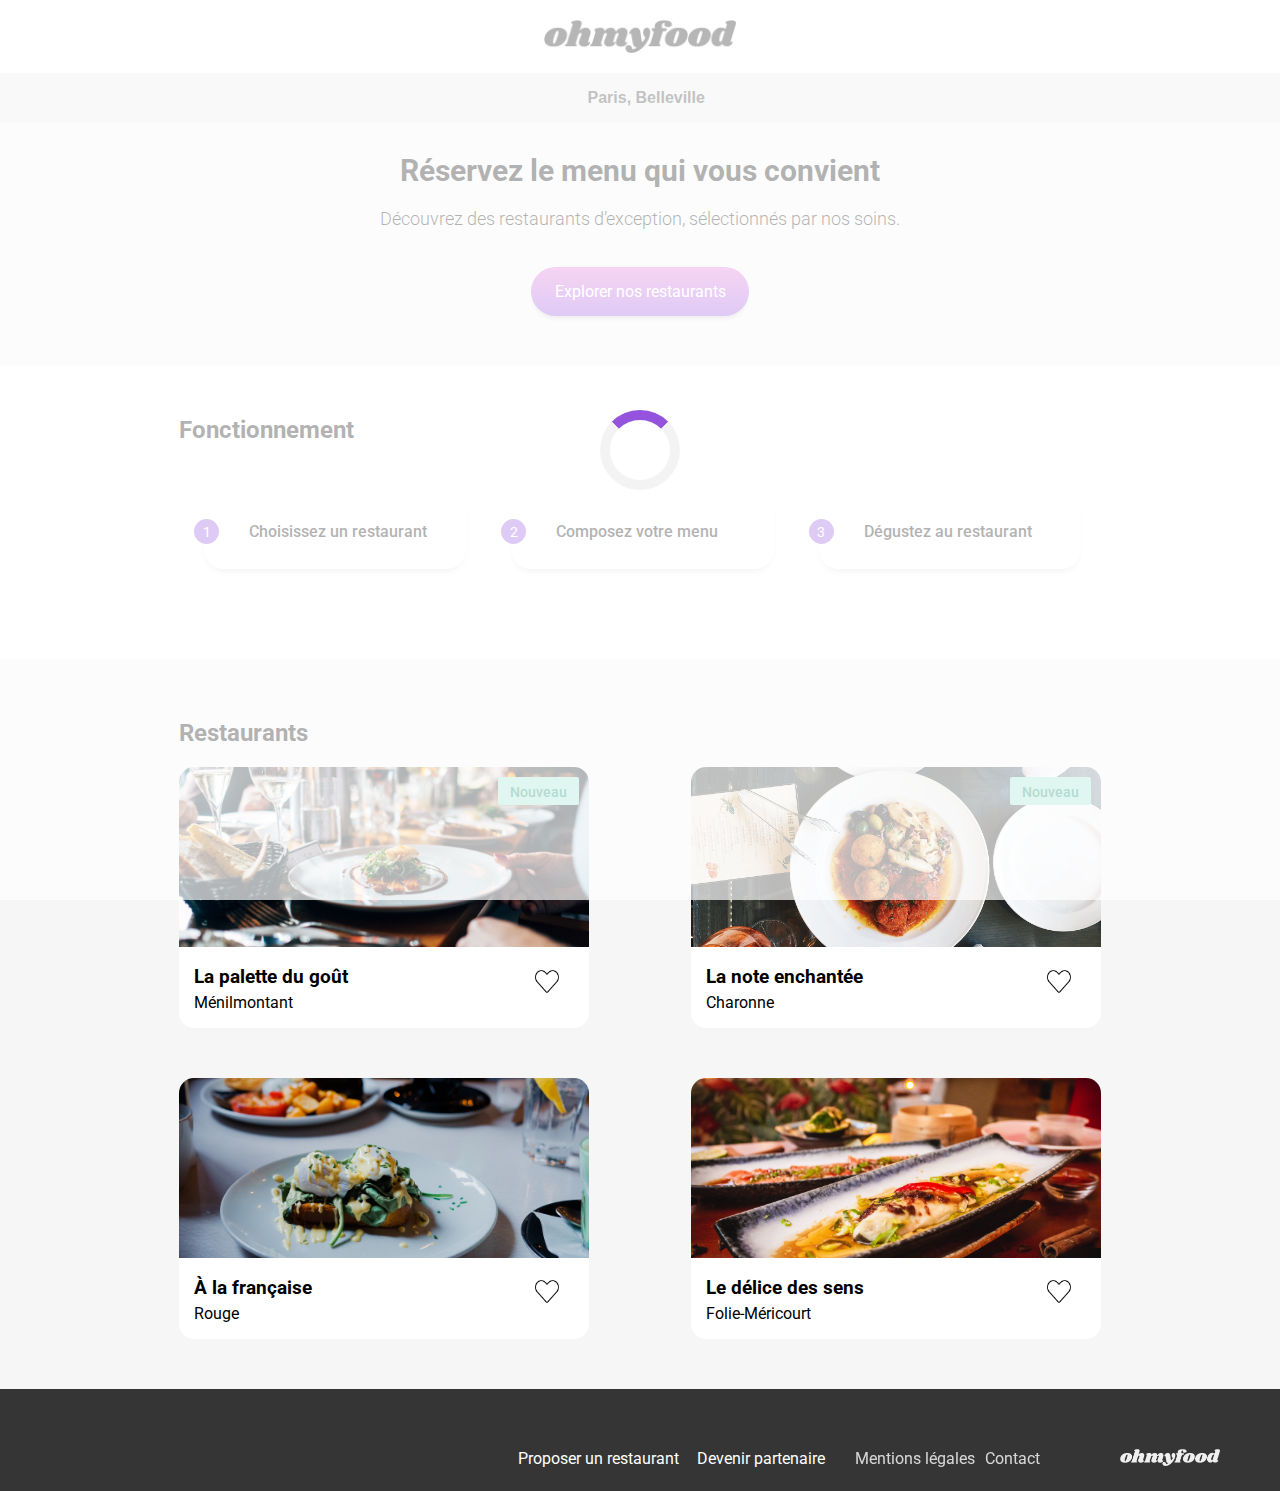
<file: index.html>
<!DOCTYPE html>
<html lang="fr">
<head>
    <meta charset="UTF-8">
    <meta name="viewport" content="width=device-width, initial-scale=1.0">
    <link rel="stylesheet" href="https://cdnjs.cloudflare.com/ajax/libs/font-awesome/6.2.1/css/all.min.css"
    integrity="sha512-MV7K8+y+gLIBoVD59lQIYicR65iaqukzvf/nwasF0nqhPay5w/9lJmVM2hMDcnK1OnMGCdVK+iQrJ7lzPJQd1w=="
    crossorigin="anonymous" referrerpolicy="no-referrer"/><link rel="preconnect" href="https://fonts.googleapis.com">
    <link href="https://fonts.googleapis.com/css2?family=Roboto:ital,wght@0,100;0,300;0,400;0,500;0,700;0,900;1,100;1,300;1,400;1,500;1,700;1,900&display=swap" rel="stylesheet">
    <meta name="description" content="ohmyfood! un site “mobile first” qui répertorie les menus de restaurants gastronomiques. En plus des systèmes classiques de réservation, les clients pourront composer le menu de leur repas pour que les plats soient prêts à leur arrivée.">
    <link rel="icon" href="assets/images/restaurant.png">
    <link rel="stylesheet" href="assets/css/homepage-style.css">
    <link rel="stylesheet" href="assets/css/loader-style.css">
    <title>ohmyfood!</title>
</head>
<body>
    <div class="loader">
        <div class="spin"></div>
    </div>
    <header>
        <div id="header-img">
            <img src="assets/images/ohmyfood.png" alt="logo ohmyfood">
        </div>
        <div id="location">
            <i class="fa-sharp fa-solid fa-location-dot"></i><input type="text" id="city" name="city" value="Paris, Belleville">
        </div>
    </header>
    <main>
        <section id="informations">
            <div id="exploration-txt">
                <h1>
                    Réservez le menu qui vous convient
                </h1>
                <p>
                    Découvrez des restaurants d’exception, sélectionnés par nos soins.
                </p>    
            </div>
            <div class="purple-btn">
                Explorer nos restaurants
            </div>
        </section>
        <section id="fonctionnement">
            <h2>Fonctionnement</h2>
            <div id="f-container">
                <article id="f-element-1" class="fonctionnement-element">
                    <div class="f-card-number">
                        <p class="card-number-content">1</p>
                    </div>
                    <div class="f-card-content">
                        <i class="fa-solid fa-mobile-screen-button"></i>
                        <p>Choisissez un restaurant</p>
                    </div>
                </article>
                <article id="f-element-2" class="fonctionnement-element">
                    <div class="f-card-number">
                        <p class="card-number-content">2</p>
                    </div>
                    <div class="f-card-content">
                        <i class="fa-solid fa-list-ul"></i>
                        <p>Composez votre menu</p>
                    </div>
                </article>
                <article id="f-element-3" class="fonctionnement-element">
                    <div class="f-card-number">
                        <p class="card-number-content">3</p>
                    </div>
                    <div class="f-card-content">
                        <i class="fa-solid fa-store"></i>
                        <p>Dégustez au restaurant</p>
                    </div>
                </article>
            </div>
        </section>
        <section id="restaurants">
            <h2>Restaurants</h2>
            <div id="restaurants-container"> 
                    <article class="r-card">
                        <a class="card-link" href="restaurants/menu-lpdg.html">
                            <div class="image-container">
                                <img class="r-card-img" src="assets/images/jay-wennington-N_Y88TWmGwA-unsplash.jpg" alt="plat du restaurant la Palette du Goût à Ménilmontant">
                                <div class="card-badge">Nouveau</div>
                            </div>
                            <div class="card-content">
                                <div class="card-text">
                                    <h3>La palette du goût</h3>
                                    <p>Ménilmontant</p>
                                </div>
                            </div>
                        </a>
                        <div class="heart">
                        </div>
                    </article>
                <article class="r-card">
                    <a class="card-link" href="restaurants/menu-lne.html">
                        <div class="image-container">
                            <img class="r-card-img" src="assets/images/stil-u2Lp8tXIcjw-unsplash.jpg" alt="plat du restaurant La note enchantée à Charonne">
                        </div>
                        <div class="card-badge">Nouveau</div>
                        <div class="card-content">
                            <div class="card-text">
                                <h3>La note enchantée</h3>
                                <p>Charonne</p>
                            </div>
                        </div>
                    </a>
                    <div class="heart">
                    </div>
                </article>
                <article class="r-card">
                    <a class="card-link" href="restaurants/menu-alf.html">
                        <div class="image-container">
                            <img class="r-card-img" src="assets/images/toa-heftiba-DQKerTsQwi0-unsplash.jpg" alt="plat du restaurant À la française à Rouge">
                        </div>
                        <div class="card-content">
                            <div class="card-text">
                                <h3>À la française</h3>
                                <p>Rouge</p>
                            </div>
                        </div>
                    </a>
                    <div class="heart">
                    </div>
                </article>
                <article class="r-card">
                    <a class="card-link" href="restaurants/menu-ldds.html">
                        <div class="image-container">
                            <img class="r-card-img" src="assets/images/louis-hansel-shotsoflouis-qNBGVyOCY8Q-unsplash.jpg" alt="plat du restaurant Le délice des sens à Folie-Méricourt">
                        </div>
                        <div class="card-content">
                            <div class="card-text">
                                <h3>Le délice des sens</h3>
                                <p>Folie-Méricourt</p>
                            </div>
                        </div>
                    </a>
                    <div class="heart">
                    </div>
                </article>
            </div>
        </section>
    </main>
    <footer>
        <div class="footer-content">
            <img src="assets/images/ohmyfood.png" alt="logo ohmyfood">
            <div class="content-1">
                <p><i class="fa-sharp fa-solid fa-utensils fa-xs"></i>Proposer un restaurant</p>
                <p><i class="fa-solid fa-handshake-angle fa-xs"></i>Devenir partenaire</p>
            </div>
            <div class="content-2">
                <p>Mentions légales</p>
                <a href="mailto:contact@ohmyfood.fr">Contact</a>
            </div>
        </div>
    </footer>
</body>
</html>
</file>
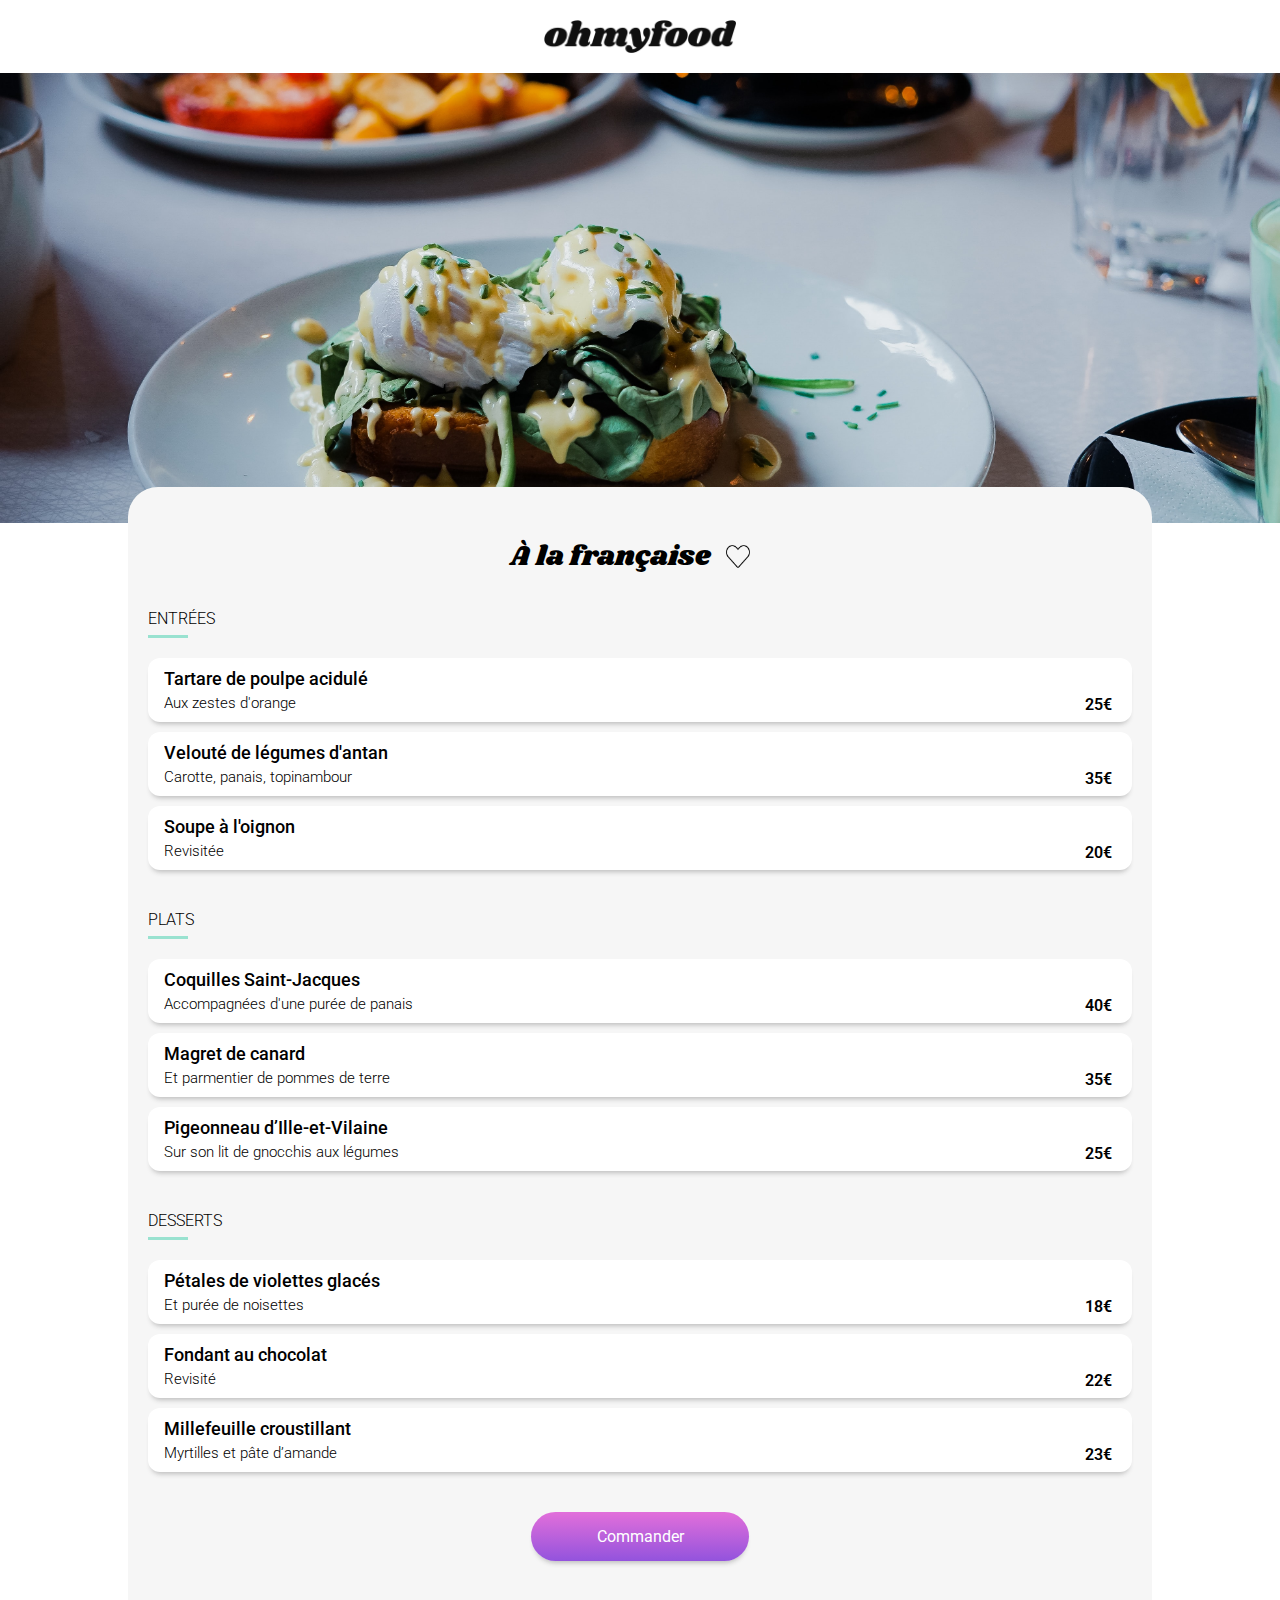
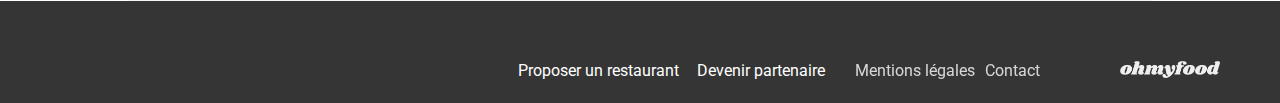
<file: restaurants/menu-alf.html>
<!DOCTYPE html>
<html lang="fr">
<head>
    <meta charset="UTF-8">
    <meta name="viewport" content="width=device-width, initial-scale=1.0">
    <link rel="stylesheet" href="https://cdnjs.cloudflare.com/ajax/libs/font-awesome/6.2.1/css/all.min.css"
    integrity="sha512-MV7K8+y+gLIBoVD59lQIYicR65iaqukzvf/nwasF0nqhPay5w/9lJmVM2hMDcnK1OnMGCdVK+iQrJ7lzPJQd1w=="
    crossorigin="anonymous" referrerpolicy="no-referrer"/><link rel="preconnect" href="https://fonts.googleapis.com">
    <link href="https://fonts.googleapis.com/css2?family=Roboto:ital,wght@0,100;0,300;0,400;0,500;0,700;0,900;1,100;1,300;1,400;1,500;1,700;1,900&display=swap" rel="stylesheet">
    <link href="https://fonts.googleapis.com/css2?family=Roboto:ital,wght@0,100;0,300;0,400;0,500;0,700;0,900;1,100;1,300;1,400;1,500;1,700;1,900&family=Shrikhand&display=swap" rel="stylesheet">
    <meta name="description" content="ohmyfood! un site “mobile first” qui répertorie les menus de restaurants gastronomiques. En plus des systèmes classiques de réservation, les clients pourront composer le menu de leur repas pour que les plats soient prêts à leur arrivée.">
    <link rel="icon" href="../assets/images/restaurant.png">
    <link rel="stylesheet" href="../assets/css/homepage-style.css">
    <link rel="stylesheet" href="../assets/css/menu-style.css">
    <title>ohmyfood!</title>
</head>
<body>
    <header>
        <a class="back-btn" href="../index.html">
            <i class="fa-solid fa-arrow-left"></i>
        </a>
        <div id="header-img">
            <img src="../assets/images/ohmyfood.png" alt="logo ohmyfood">
        </div>
    </header>
    <main>
        <img class="menu-img" src="../assets/images/toa-heftiba-DQKerTsQwi0-unsplash.jpg" alt="plat du restaurant À la française à Rouge">
        <div class="menu">
            <div class="menu-title">
                <h1>À la française</h1>
                <div class="heart"></div>
            </div>
            <h2>ENTRÉES</h2>
            <div class="menu-container">
                <div class="menu-card menu1">
                    <div class="menu-content">
                        <h3>Tartare de poulpe acidulé</h3>
                        <p>Aux zestes d'orange</p>
                    </div>
                    <div class="menu-animation">
                        <div class="menu-price">
                            <p>25€</p>
                        </div>
                        <div class="menu-checked">
                            <i class="fa-solid fa-circle-check"></i>
                        </div>
                    </div>
                </div>
                <div class="menu-card menu2">
                    <div class="menu-content">
                        <h3>Velouté de légumes d'antan</h3>
                        <p>Carotte, panais, topinambour</p>
                    </div>
                    <div class="menu-animation">
                        <div class="menu-price">
                            <p>35€</p>
                        </div>
                        <div class="menu-checked">
                            <i class="fa-solid fa-circle-check"></i>
                        </div>
                    </div>
                </div>
                <div class="menu-card menu3">
                    <div class="menu-content">
                        <h3>Soupe à l'oignon</h3>
                        <p>Revisitée</p>
                    </div>
                    <div class="menu-animation">
                        <div class="menu-price">
                            <p>20€</p>
                        </div>
                        <div class="menu-checked">
                            <i class="fa-solid fa-circle-check"></i>
                        </div>
                    </div>
                </div>
            </div>
            <h2>PLATS</h2>
            <div class="menu-container">
                <div class="menu-card menu4">
                    <div class="menu-content">
                        <h3>Coquilles Saint-Jacques</h3>
                        <p>Accompagnées d'une purée de panais</p>
                    </div>
                    <div class="menu-animation">
                        <div class="menu-price">
                            <p>40€</p>
                        </div>
                        <div class="menu-checked">
                            <i class="fa-solid fa-circle-check"></i>
                        </div>
                    </div>
                </div>
                <div class="menu-card menu5">
                    <div class="menu-content">
                        <h3>Magret de canard</h3>
                        <p>Et parmentier de pommes de terre</p>
                    </div>
                    <div class="menu-animation">
                        <div class="menu-price">
                            <p>35€</p>
                        </div>
                        <div class="menu-checked">
                            <i class="fa-solid fa-circle-check"></i>
                        </div>
                    </div>
                </div>
                <div class="menu-card menu6">
                    <div class="menu-content">
                        <h3>Pigeonneau d’Ille-et-Vilaine</h3>
                        <p>Sur son lit de gnocchis aux légumes</p>
                    </div>
                    <div class="menu-animation">
                        <div class="menu-price">
                            <p>25€</p>
                        </div>
                        <div class="menu-checked">
                            <i class="fa-solid fa-circle-check"></i>
                        </div>
                    </div>
                </div>
            </div>
            <h2>DESSERTS</h2>
            <div class="menu-container">
                <div class="menu-card menu7">
                    <div class="menu-content">
                        <h3>Pétales de violettes glacés</h3>
                        <p>Et purée de noisettes</p>
                    </div>
                    <div class="menu-animation">
                        <div class="menu-price">
                            <p>18€</p>
                        </div>
                        <div class="menu-checked">
                            <i class="fa-solid fa-circle-check"></i>
                        </div>
                    </div>
                </div>
                <div class="menu-card menu8">
                    <div class="menu-content">
                        <h3>Fondant au chocolat</h3>
                        <p>Revisité</p>
                    </div>
                    <div class="menu-animation">
                        <div class="menu-price">
                            <p>22€</p>
                        </div>
                        <div class="menu-checked">
                            <i class="fa-solid fa-circle-check"></i>
                        </div>
                    </div>
                </div>
                <div class="menu-card menu9">
                    <div class="menu-content">
                        <h3>Millefeuille croustillant</h3>
                        <p>Myrtilles et pâte d’amande</p>
                    </div>
                    <div class="menu-animation">
                        <div class="menu-price">
                            <p>23€</p>
                        </div>
                        <div class="menu-checked">
                            <i class="fa-solid fa-circle-check"></i>
                        </div>
                    </div>
                </div>
            </div>
            <div class="purple-btn">
                Commander
            </div>
        </div>
    </main>
    <footer>
        <div class="footer-content">
            <img src="../assets/images/ohmyfood.png" alt="logo ohmyfood">
            <div class="content-1">
                <p><i class="fa-sharp fa-solid fa-utensils fa-xs"></i>Proposer un restaurant</p>
                <p><i class="fa-solid fa-handshake-angle fa-xs"></i>Devenir partenaire</p>
            </div>
            <div class="content-2">
                <p>Mentions légales</p>
                <a href="mailto:contact@ohmyfood.fr">Contact</a>
            </div>
        </div>
    </footer>
</body>
</html>
</file>
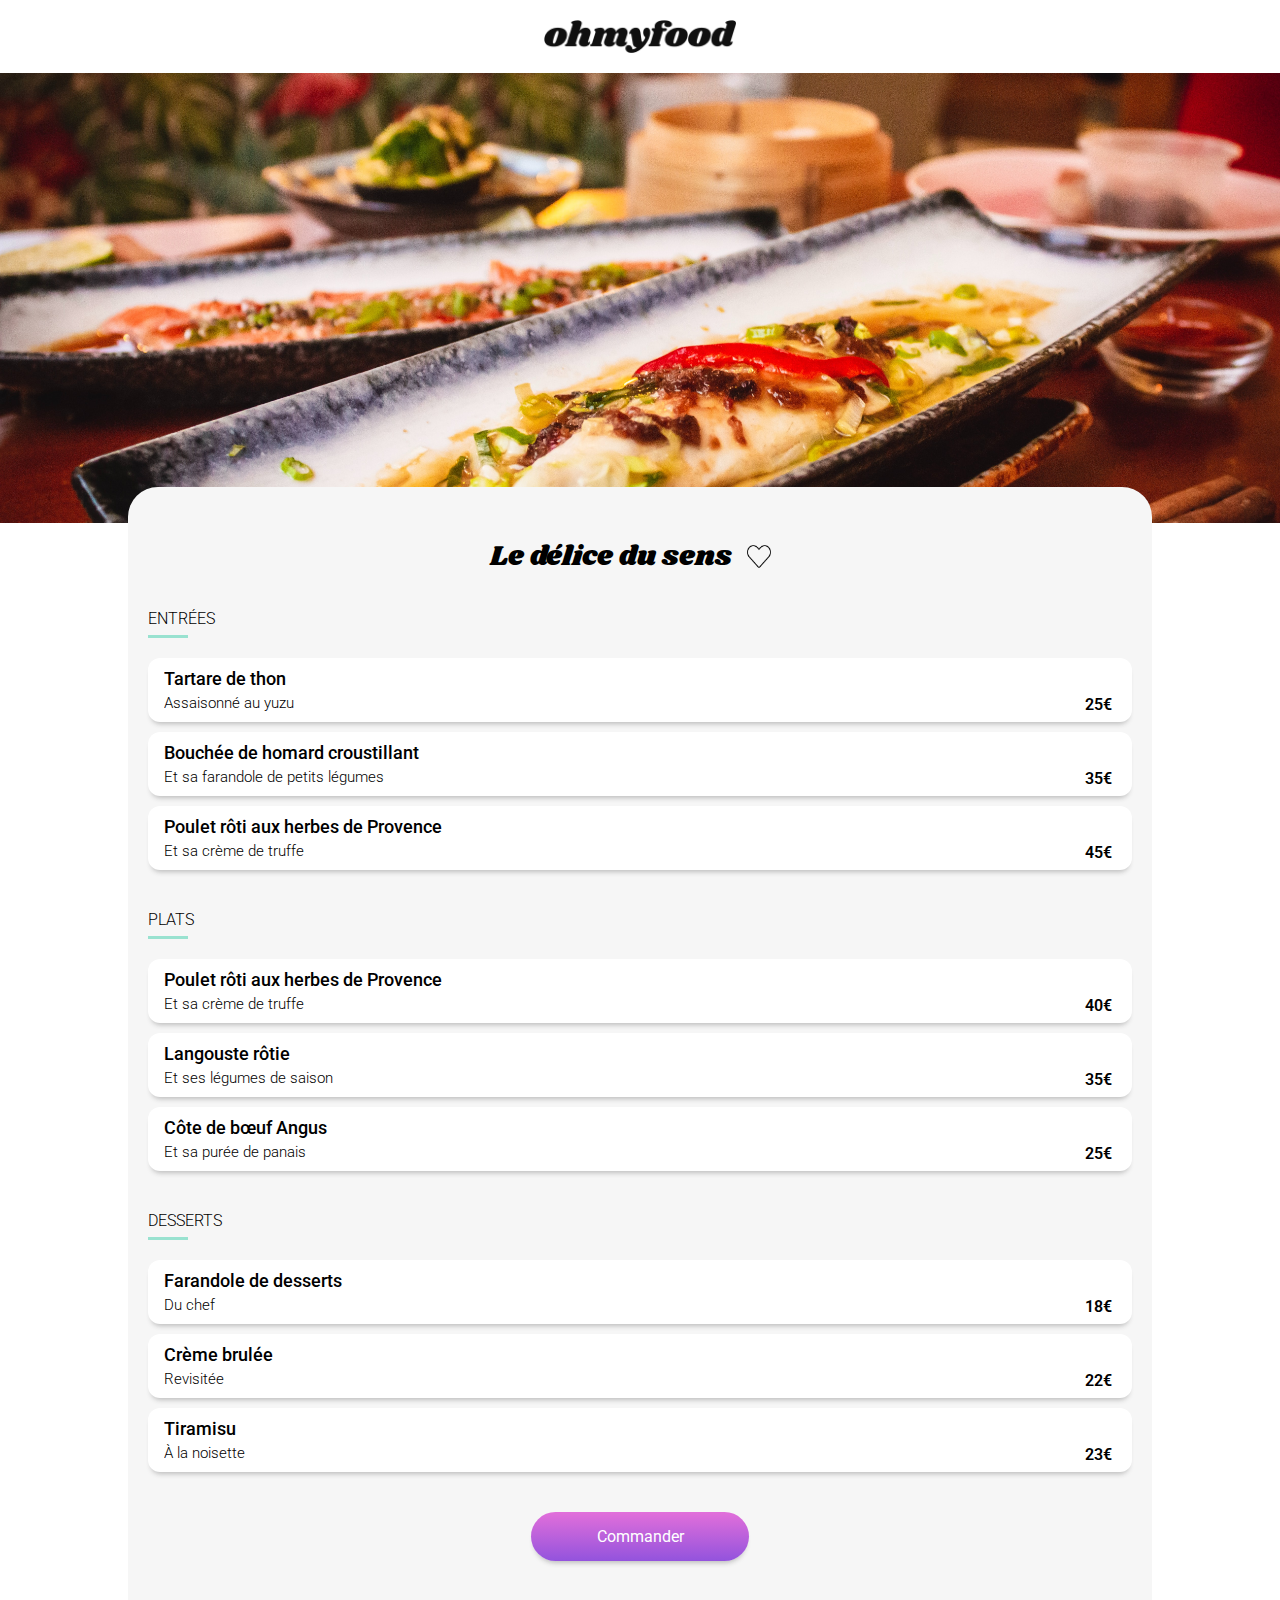
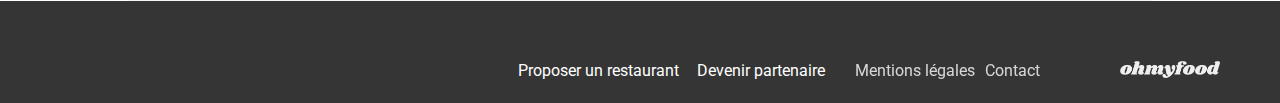
<file: restaurants/menu-ldds.html>
<!DOCTYPE html>
<html lang="fr">
<head>
    <meta charset="UTF-8">
    <meta name="viewport" content="width=device-width, initial-scale=1.0">
    <link rel="stylesheet" href="https://cdnjs.cloudflare.com/ajax/libs/font-awesome/6.2.1/css/all.min.css"
    integrity="sha512-MV7K8+y+gLIBoVD59lQIYicR65iaqukzvf/nwasF0nqhPay5w/9lJmVM2hMDcnK1OnMGCdVK+iQrJ7lzPJQd1w=="
    crossorigin="anonymous" referrerpolicy="no-referrer"/><link rel="preconnect" href="https://fonts.googleapis.com">
    <link href="https://fonts.googleapis.com/css2?family=Roboto:ital,wght@0,100;0,300;0,400;0,500;0,700;0,900;1,100;1,300;1,400;1,500;1,700;1,900&display=swap" rel="stylesheet">
    <link href="https://fonts.googleapis.com/css2?family=Roboto:ital,wght@0,100;0,300;0,400;0,500;0,700;0,900;1,100;1,300;1,400;1,500;1,700;1,900&family=Shrikhand&display=swap" rel="stylesheet">
    <meta name="description" content="ohmyfood! un site “mobile first” qui répertorie les menus de restaurants gastronomiques. En plus des systèmes classiques de réservation, les clients pourront composer le menu de leur repas pour que les plats soient prêts à leur arrivée.">
    <link rel="icon" href="../assets/images/restaurant.png">
    <link rel="stylesheet" href="../assets/css/homepage-style.css">
    <link rel="stylesheet" href="../assets/css/menu-style.css">
    <title>ohmyfood!</title>
</head>
<body>
    <header>
        <a class="back-btn" href="../index.html">
            <i class="fa-solid fa-arrow-left"></i>
        </a>
        <div id="header-img">
            <img src="../assets/images/ohmyfood.png" alt="logo ohmyfood">
        </div>
    </header>
    <main>
        <img class="menu-img" src="../assets/images/louis-hansel-shotsoflouis-qNBGVyOCY8Q-unsplash.jpg" alt="plat du restaurant Le délice des sens à Folie-Méricourt">
        <div class="menu">
            <div class="menu-title">
                <h1>Le délice du sens</h1>
                <div class="heart"></div>
            </div>
            <h2>ENTRÉES</h2>
            <div class="menu-container">
                <div class="menu-card menu1">
                    <div class="menu-content">
                        <h3>Tartare de thon</h3>
                        <p>Assaisonné au yuzu</p>
                    </div>
                    <div class="menu-animation">
                        <div class="menu-price">
                            <p>25€</p>
                        </div>
                        <div class="menu-checked">
                            <i class="fa-solid fa-circle-check"></i>
                        </div>
                    </div>
                </div>
                <div class="menu-card menu2">
                    <div class="menu-content">
                        <h3>Bouchée de homard croustillant </h3>
                        <p>Et sa farandole de petits légumes</p>
                    </div>
                    <div class="menu-animation">
                        <div class="menu-price">
                            <p>35€</p>
                        </div>
                        <div class="menu-checked">
                            <i class="fa-solid fa-circle-check"></i>
                        </div>
                    </div>
                </div>
                <div class="menu-card menu3">
                    <div class="menu-content">
                        <h3>Poulet rôti aux herbes de Provence </h3>
                        <p>Et sa crème de truffe</p>
                    </div>
                    <div class="menu-animation">
                        <div class="menu-price">
                            <p>45€</p>
                        </div>
                        <div class="menu-checked">
                            <i class="fa-solid fa-circle-check"></i>
                        </div>
                    </div>
                </div>
            </div>
            <h2>PLATS</h2>
            <div class="menu-container">
                <div class="menu-card menu4">
                    <div class="menu-content">
                        <h3>Poulet rôti aux herbes de Provence</h3>
                        <p>Et sa crème de truffe</p>
                    </div>
                    <div class="menu-animation">
                        <div class="menu-price">
                            <p>40€</p>
                        </div>
                        <div class="menu-checked">
                            <i class="fa-solid fa-circle-check"></i>
                        </div>
                    </div>
                </div>
                <div class="menu-card menu5">
                    <div class="menu-content">
                        <h3>Langouste rôtie</h3>
                        <p>Et ses légumes de saison</p>
                    </div>
                    <div class="menu-animation">
                        <div class="menu-price">
                            <p>35€</p>
                        </div>
                        <div class="menu-checked">
                            <i class="fa-solid fa-circle-check"></i>
                        </div>
                    </div>
                </div>
                <div class="menu-card menu6">
                    <div class="menu-content">
                        <h3>Côte de bœuf Angus</h3>
                        <p>Et sa purée de panais</p>
                    </div>
                    <div class="menu-animation">
                        <div class="menu-price">
                            <p>25€</p>
                        </div>
                        <div class="menu-checked">
                            <i class="fa-solid fa-circle-check"></i>
                        </div>
                    </div>
                </div>
            </div>
            <h2>DESSERTS</h2>
            <div class="menu-container">
                <div class="menu-card menu7">
                    <div class="menu-content">
                        <h3>Farandole de desserts</h3>
                        <p>Du chef</p>
                    </div>
                    <div class="menu-animation">
                        <div class="menu-price">
                            <p>18€</p>
                        </div>
                        <div class="menu-checked">
                            <i class="fa-solid fa-circle-check"></i>
                        </div>
                    </div>
                </div>
                <div class="menu-card menu8">
                    <div class="menu-content">
                        <h3>Crème brulée</h3>
                        <p>Revisitée</p>
                    </div>
                    <div class="menu-animation">
                        <div class="menu-price">
                            <p>22€</p>
                        </div>
                        <div class="menu-checked">
                            <i class="fa-solid fa-circle-check"></i>
                        </div>
                    </div>
                </div>
                <div class="menu-card menu9">
                    <div class="menu-content">
                        <h3>Tiramisu</h3>
                        <p>À la noisette</p>
                    </div>
                    <div class="menu-animation">
                        <div class="menu-price">
                            <p>23€</p>
                        </div>
                        <div class="menu-checked">
                            <i class="fa-solid fa-circle-check"></i>
                        </div>
                    </div>
                </div>
            </div>
            <div class="purple-btn">
                Commander
            </div>
        </div>
    </main>
    <footer>
        <div class="footer-content">
            <img src="../assets/images/ohmyfood.png" alt="logo ohmyfood">
            <div class="content-1">
                <p><i class="fa-sharp fa-solid fa-utensils fa-xs"></i>Proposer un restaurant</p>
                <p><i class="fa-solid fa-handshake-angle fa-xs"></i>Devenir partenaire</p>
            </div>
            <div class="content-2">
                <p>Mentions légales</p>
                <a href="mailto:contact@ohmyfood.fr">Contact</a>
            </div>
        </div>
    </footer>
</body>
</html>
</file>
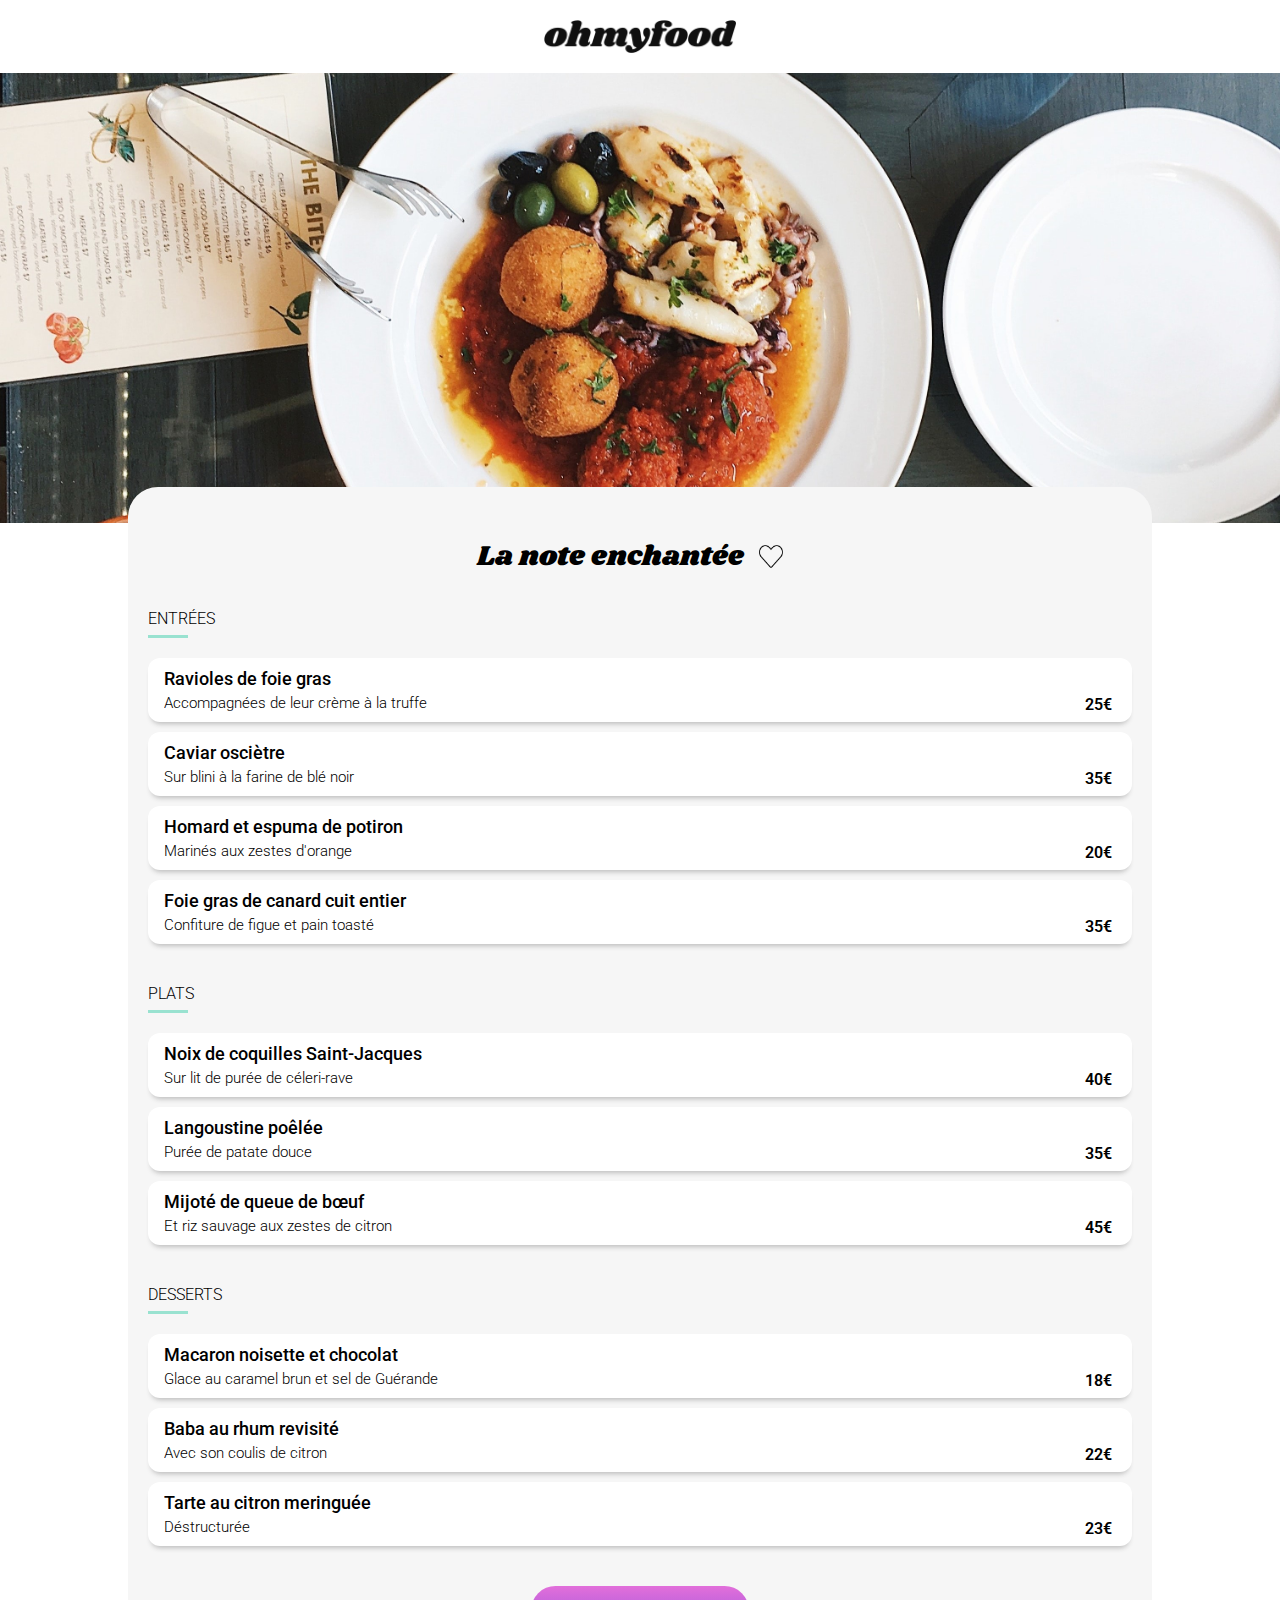
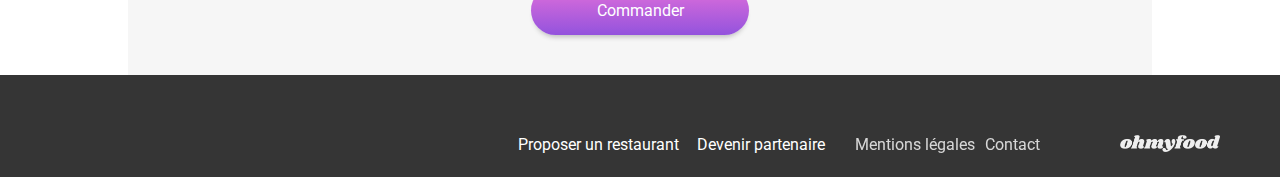
<file: restaurants/menu-lne.html>
<!DOCTYPE html>
<html lang="fr">
<head>
    <meta charset="UTF-8">
    <meta name="viewport" content="width=device-width, initial-scale=1.0">
    <link rel="stylesheet" href="https://cdnjs.cloudflare.com/ajax/libs/font-awesome/6.2.1/css/all.min.css"
    integrity="sha512-MV7K8+y+gLIBoVD59lQIYicR65iaqukzvf/nwasF0nqhPay5w/9lJmVM2hMDcnK1OnMGCdVK+iQrJ7lzPJQd1w=="
    crossorigin="anonymous" referrerpolicy="no-referrer"/><link rel="preconnect" href="https://fonts.googleapis.com">
    <link href="https://fonts.googleapis.com/css2?family=Roboto:ital,wght@0,100;0,300;0,400;0,500;0,700;0,900;1,100;1,300;1,400;1,500;1,700;1,900&display=swap" rel="stylesheet">
    <link href="https://fonts.googleapis.com/css2?family=Roboto:ital,wght@0,100;0,300;0,400;0,500;0,700;0,900;1,100;1,300;1,400;1,500;1,700;1,900&family=Shrikhand&display=swap" rel="stylesheet">
    <meta name="description" content="ohmyfood! un site “mobile first” qui répertorie les menus de restaurants gastronomiques. En plus des systèmes classiques de réservation, les clients pourront composer le menu de leur repas pour que les plats soient prêts à leur arrivée.">
    <link rel="icon" href="../assets/images/restaurant.png">
    <link rel="stylesheet" href="../assets/css/homepage-style.css">
    <link rel="stylesheet" href="../assets/css/menu-style.css">
    <title>ohmyfood!</title>
</head>
<body>
    <header>
        <a class="back-btn" href="../index.html">
            <i class="fa-solid fa-arrow-left"></i>
        </a>
        <div id="header-img">
            <img src="../assets/images/ohmyfood.png" alt="logo ohmyfood">
        </div>
    </header>
    <main>
        <img class="menu-img" src="../assets/images/stil-u2Lp8tXIcjw-unsplash.jpg" alt="plat du restaurant La note enchantée à Charonne">
        <div class="menu">
            <div class="menu-title">
                <h1>La note enchantée</h1>
                <div class="heart"></div>
            </div>
            <h2>ENTRÉES</h2>
            <div class="menu-container">
                <div class="menu-card menu1">
                    <div class="menu-content">
                        <h3>Ravioles de foie gras</h3>
                        <p>Accompagnées de leur crème à la truffe</p>
                    </div>
                    <div class="menu-animation">
                        <div class="menu-price">
                            <p>25€</p>
                        </div>
                        <div class="menu-checked">
                            <i class="fa-solid fa-circle-check"></i>
                        </div>
                    </div>
                </div>
                <div class="menu-card menu2">
                    <div class="menu-content">
                        <h3>Caviar osciètre</h3>
                        <p>Sur blini à la farine de blé noir</p>
                    </div>
                    <div class="menu-animation">
                        <div class="menu-price">
                            <p>35€</p>
                        </div>
                        <div class="menu-checked">
                            <i class="fa-solid fa-circle-check"></i>
                        </div>
                    </div>
                </div>
                <div class="menu-card menu3">
                    <div class="menu-content">
                        <h3>Homard et espuma de potiron</h3>
                        <p>Marinés aux zestes d'orange</p>
                    </div>
                    <div class="menu-animation">
                        <div class="menu-price">
                            <p>20€</p>
                        </div>
                        <div class="menu-checked">
                            <i class="fa-solid fa-circle-check"></i>
                        </div>
                    </div>
                </div>
                <div class="menu-card menu4">
                    <div class="menu-content">
                        <h3>Foie gras de canard cuit entier</h3>
                        <p>Confiture de figue et pain toasté</p>
                    </div>
                    <div class="menu-animation">
                        <div class="menu-price">
                            <p>35€</p>
                        </div>
                        <div class="menu-checked">
                            <i class="fa-solid fa-circle-check"></i>
                        </div>
                    </div>
                </div>
            </div>
            <h2>PLATS</h2>
            <div class="menu-container">
                <div class="menu-card menu5">
                    <div class="menu-content">
                        <h3>Noix de coquilles Saint-Jacques</h3>
                        <p>Sur lit de purée de céleri-rave</p>
                    </div>
                    <div class="menu-animation">
                        <div class="menu-price">
                            <p>40€</p>
                        </div>
                        <div class="menu-checked">
                            <i class="fa-solid fa-circle-check"></i>
                        </div>
                    </div>
                </div>
                <div class="menu-card menu6">
                    <div class="menu-content">
                        <h3>Langoustine poêlée</h3>
                        <p>Purée de patate douce</p>
                    </div>
                    <div class="menu-animation">
                        <div class="menu-price">
                            <p>35€</p>
                        </div>
                        <div class="menu-checked">
                            <i class="fa-solid fa-circle-check"></i>
                        </div>
                    </div>
                </div>
                <div class="menu-card menu7">
                    <div class="menu-content">
                        <h3>Mijoté de queue de bœuf</h3>
                        <p>Et riz sauvage aux zestes de citron</p>
                    </div>
                    <div class="menu-animation">
                        <div class="menu-price">
                            <p>45€</p>
                        </div>
                        <div class="menu-checked">
                            <i class="fa-solid fa-circle-check"></i>
                        </div>
                    </div>
                </div>
            </div>
            <h2>DESSERTS</h2>
            <div class="menu-container">
                <div class="menu-card menu8">
                    <div class="menu-content">
                        <h3>Macaron noisette et chocolat</h3>
                        <p>Glace au caramel brun et sel de Guérande</p>
                    </div>
                    <div class="menu-animation">
                        <div class="menu-price">
                            <p>18€</p>
                        </div>
                        <div class="menu-checked">
                            <i class="fa-solid fa-circle-check"></i>
                        </div>
                    </div>
                </div>
                <div class="menu-card menu9">
                    <div class="menu-content">
                        <h3>Baba au rhum revisité</h3>
                        <p>Avec son coulis de citron</p>
                    </div>
                    <div class="menu-animation">
                        <div class="menu-price">
                            <p>22€</p>
                        </div>
                        <div class="menu-checked">
                            <i class="fa-solid fa-circle-check"></i>
                        </div>
                    </div>
                </div>
                <div class="menu-card menu10">
                    <div class="menu-content">
                        <h3>Tarte au citron meringuée</h3>
                        <p>Déstructurée</p>
                    </div>
                    <div class="menu-animation">
                        <div class="menu-price">
                            <p>23€</p>
                        </div>
                        <div class="menu-checked">
                            <i class="fa-solid fa-circle-check"></i>
                        </div>
                    </div>
                </div>
            </div>
            <div class="purple-btn">
                Commander
            </div>
        </div>
    </main>
    <footer>
        <div class="footer-content">
            <img src="../assets/images/ohmyfood.png" alt="logo ohmyfood">
            <div class="content-1">
                <p><i class="fa-sharp fa-solid fa-utensils fa-xs"></i>Proposer un restaurant</p>
                <p><i class="fa-solid fa-handshake-angle fa-xs"></i>Devenir partenaire</p>
            </div>
            <div class="content-2">
                <p>Mentions légales</p>
                <a href="mailto:contact@ohmyfood.fr">Contact</a>
            </div>
        </div>
    </footer>
</body>
</html>
</file>
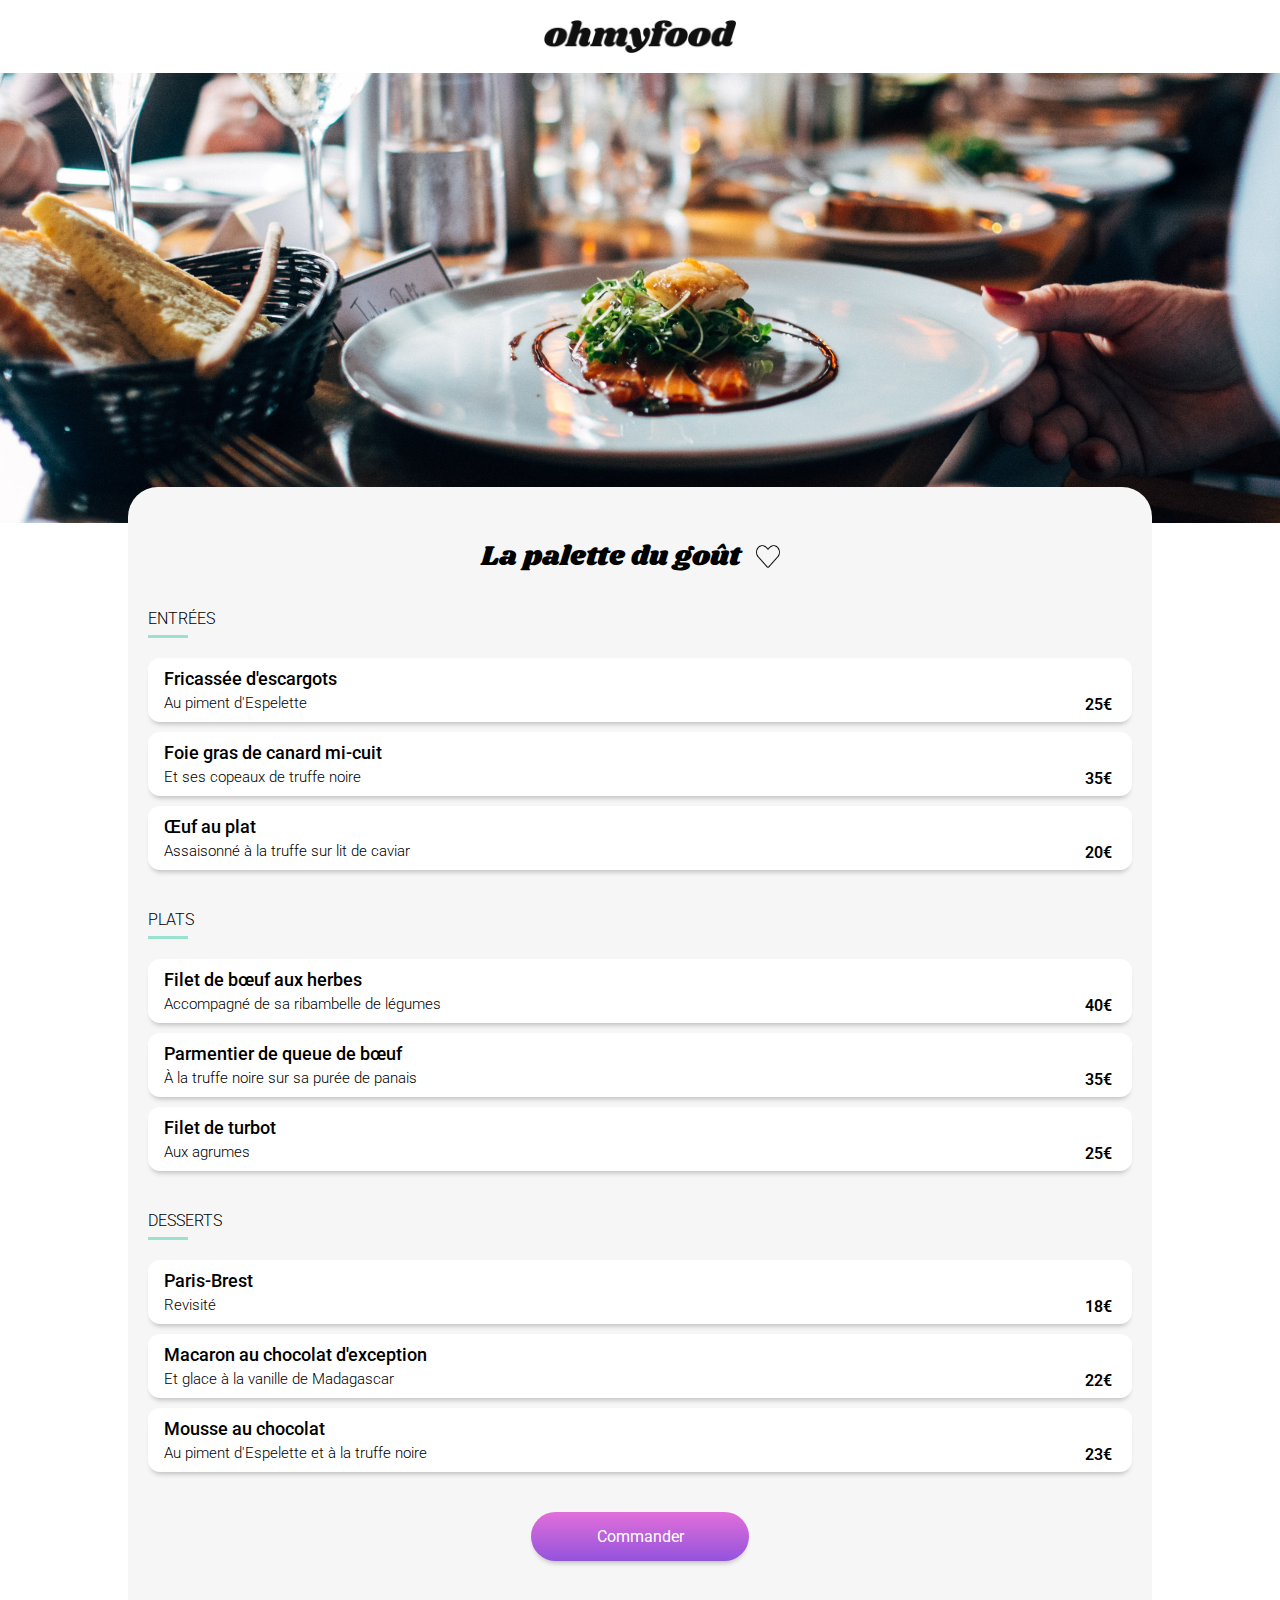
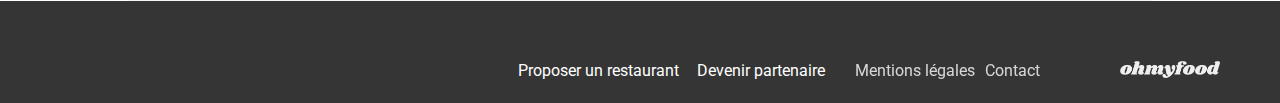
<file: restaurants/menu-lpdg.html>
<!DOCTYPE html>
<html lang="fr">
<head>
    <meta charset="UTF-8">
    <meta name="viewport" content="width=device-width, initial-scale=1.0">
    <link rel="stylesheet" href="https://cdnjs.cloudflare.com/ajax/libs/font-awesome/6.2.1/css/all.min.css"
    integrity="sha512-MV7K8+y+gLIBoVD59lQIYicR65iaqukzvf/nwasF0nqhPay5w/9lJmVM2hMDcnK1OnMGCdVK+iQrJ7lzPJQd1w=="
    crossorigin="anonymous" referrerpolicy="no-referrer"/><link rel="preconnect" href="https://fonts.googleapis.com">
    <link href="https://fonts.googleapis.com/css2?family=Roboto:ital,wght@0,100;0,300;0,400;0,500;0,700;0,900;1,100;1,300;1,400;1,500;1,700;1,900&display=swap" rel="stylesheet">
    <link href="https://fonts.googleapis.com/css2?family=Roboto:ital,wght@0,100;0,300;0,400;0,500;0,700;0,900;1,100;1,300;1,400;1,500;1,700;1,900&family=Shrikhand&display=swap" rel="stylesheet">
    <meta name="description" content="ohmyfood! un site “mobile first” qui répertorie les menus de restaurants gastronomiques. En plus des systèmes classiques de réservation, les clients pourront composer le menu de leur repas pour que les plats soient prêts à leur arrivée.">
    <link rel="icon" href="../assets/images/restaurant.png">
    <link rel="stylesheet" href="../assets/css/homepage-style.css">
    <link rel="stylesheet" href="../assets/css/menu-style.css">
    <title>ohmyfood!</title>
</head>
<body>
    <header>
        <a class="back-btn" href="../index.html">
            <i class="fa-solid fa-arrow-left"></i>
        </a>
        <div id="header-img">
            <img src="../assets/images/ohmyfood.png" alt="logo ohmyfood">
        </div>
    </header>
    <main>
        <img class="menu-img" src="../assets/images/jay-wennington-N_Y88TWmGwA-unsplash.jpg" alt="plat du restaurant la Palette du Goût à Ménilmontant">
        <div class="menu">
            <div class="menu-title">
                <h1>La palette du goût</h1>
                <div class="heart"></div>
            </div>
            <h2>ENTRÉES</h2>
            <div class="menu-container">
                <div class="menu-card menu1">
                    <div class="menu-content">
                        <h3>Fricassée d'escargots</h3>
                        <p>Au piment d'Espelette</p>
                    </div>
                    <div class="menu-animation">
                        <div class="menu-price">
                            <p>25€</p>
                        </div>
                        <div class="menu-checked">
                            <i class="fa-solid fa-circle-check"></i>
                        </div>
                    </div>
                </div>
                <div class="menu-card menu2">
                    <div class="menu-content">
                        <h3>Foie gras de canard mi-cuit</h3>
                        <p>Et ses copeaux de truffe noire</p>
                    </div>
                    <div class="menu-animation">
                        <div class="menu-price">
                            <p>35€</p>
                        </div>
                        <div class="menu-checked">
                            <i class="fa-solid fa-circle-check"></i>
                        </div>
                    </div>
                </div>
                <div class="menu-card menu3">
                    <div class="menu-content">
                        <h3>Œuf au plat</h3>
                        <p>Assaisonné à la truffe sur lit de caviar</p>
                    </div>
                    <div class="menu-animation">
                        <div class="menu-price">
                            <p>20€</p>
                        </div>
                        <div class="menu-checked">
                            <i class="fa-solid fa-circle-check"></i>
                        </div>
                    </div>
                </div>
            </div>
            <h2>PLATS</h2>
            <div class="menu-container">
                <div class="menu-card menu4">
                    <div class="menu-content">
                        <h3>Filet de bœuf aux herbes</h3>
                        <p>Accompagné de sa ribambelle de légumes</p>
                    </div>
                    <div class="menu-animation">
                        <div class="menu-price">
                            <p>40€</p>
                        </div>
                        <div class="menu-checked">
                            <i class="fa-solid fa-circle-check"></i>
                        </div>
                    </div>
                </div>
                <div class="menu-card menu5">
                    <div class="menu-content">
                        <h3>Parmentier de queue de bœuf</h3>
                        <p>À la truffe noire sur sa purée de panais</p>
                    </div>
                    <div class="menu-animation">
                        <div class="menu-price">
                            <p>35€</p>
                        </div>
                        <div class="menu-checked">
                            <i class="fa-solid fa-circle-check"></i>
                        </div>
                    </div>
                </div>
                <div class="menu-card menu6">
                    <div class="menu-content">
                        <h3>Filet de turbot</h3>
                        <p>Aux agrumes</p>
                    </div>
                    <div class="menu-animation">
                        <div class="menu-price">
                            <p>25€</p>
                        </div>
                        <div class="menu-checked">
                            <i class="fa-solid fa-circle-check"></i>
                        </div>
                    </div>
                </div>
            </div>
            <h2>DESSERTS</h2>
            <div class="menu-container">
                <div class="menu-card menu7">
                    <div class="menu-content">
                        <h3>Paris-Brest</h3>
                        <p>Revisité</p>
                    </div>
                    <div class="menu-animation">
                        <div class="menu-price">
                            <p>18€</p>
                        </div>
                        <div class="menu-checked">
                            <i class="fa-solid fa-circle-check"></i>
                        </div>
                    </div>
                </div>
                <div class="menu-card menu8">
                    <div class="menu-content">
                        <h3>Macaron au chocolat d'exception</h3>
                        <p>Et glace à la vanille de Madagascar</p>
                    </div>
                    <div class="menu-animation">
                        <div class="menu-price">
                            <p>22€</p>
                        </div>
                        <div class="menu-checked">
                            <i class="fa-solid fa-circle-check"></i>
                        </div>
                    </div>
                </div>
                <div class="menu-card menu9">
                    <div class="menu-content">
                        <h3>Mousse au chocolat</h3>
                        <p>Au piment d'Espelette et à la truffe noire</p>
                    </div>
                    <div class="menu-animation">
                        <div class="menu-price">
                            <p>23€</p>
                        </div>
                        <div class="menu-checked">
                            <i class="fa-solid fa-circle-check"></i>
                        </div>
                    </div>
                </div>
            </div>
            <div class="purple-btn">
                Commander
            </div>
        </div>
    </main>
    <footer>
        <div class="footer-content">
            <img src="../assets/images/ohmyfood.png" alt="logo ohmyfood">
            <div class="content-1">
                <p><i class="fa-sharp fa-solid fa-utensils fa-xs"></i>Proposer un restaurant</p>
                <p><i class="fa-solid fa-handshake-angle fa-xs"></i>Devenir partenaire</p>
            </div>
            <div class="content-2">
                <p>Mentions légales</p>
                <a href="mailto:contact@ohmyfood.fr">Contact</a>
            </div>
        </div>
    </footer>
</body>
</html>
</file>
<file: assets/css/homepage-style.css>
@charset "UTF-8";
p, h1, h2, h3, .card-badge:hover {
  cursor: default;
}

/******* mobile version 320px-768px*******/
body {
  margin: 0;
  font-family: "Roboto", sans-serif;
}

/******* header *******/
#header-img {
  display: flex;
  justify-content: center;
}

#header-img img {
  margin-top: 20px;
  margin-bottom: 10px;
  width: 162px;
}

/******* location *******/
#location {
  display: flex;
  justify-content: center;
  align-items: center;
  height: 50px;
  margin-bottom: 7px;
  background-color: #eaeaea;
  box-shadow: inset 0 5px 5px -3px #bdbdbd, 0 7px 5px -3px #bdbdbd;
  color: #353535;
}

#location input {
  margin-left: 15px;
  width: 120px;
  background-color: transparent;
  border: none;
  font-weight: bold;
  font-size: 16px;
  color: #353535;
}

#location input:focus {
  outline: none;
}

/******* information *******/
#informations {
  display: flex;
  flex-direction: column;
  text-align: center;
  align-items: center;
  background-color: #f6f6f6;
}

#exploration-txt {
  margin-top: 20px;
  margin-bottom: 10px;
}

#exploration-txt h1 {
  padding: 0 40px;
}

#exploration-txt p {
  padding: 0 40px;
  font-weight: 300;
  font-size: 16px;
}

.purple-btn {
  position: relative;
  width: 218px;
  padding: 15px 0;
  margin-bottom: 50px;
  border-radius: 40px;
  box-shadow: 0 5px 5px -3px #bdbdbd;
  color: white;
  background: linear-gradient(#e26fda, #9353dd);
  cursor: pointer;
  transition: opacity 300ms ease-in-out, box-shadow 250ms ease-in-out;
  /******* animation étape 3 *******/
}
.purple-btn:hover::after {
  content: "";
  border-radius: 40px;
  transition: opacity 300ms ease-in-out, box-shadow 200ms ease-in-out;
}
.purple-btn:hover {
  opacity: 0.8;
  box-shadow: 0 0 5px 0 rgba(66, 66, 66, 0.5);
}

/******* fonctionnement *******/
#fonctionnement {
  margin-top: 40px;
  padding-bottom: 40px;
  background-color: white;
}

#fonctionnement h2 {
  margin-left: 18px;
  margin-bottom: 30px;
}

#f-container {
  display: flex;
  flex-direction: column;
}

.fonctionnement-element {
  display: flex;
  margin: 20px;
  width: 90%;
  height: 75px;
  margin-left: 25px;
  border-radius: 20px;
  box-shadow: 0 5px 10px -5px #bdbdbd;
}

.f-card-number {
  display: flex;
  position: relative;
  align-items: center;
  left: -10px;
}

.card-number-content {
  padding: 5px;
  width: 15px;
  height: 15px;
  border-radius: 40px;
  background-color: #9353dd;
  color: white;
  text-align: center;
  font-size: 14px;
}

.f-card-content {
  display: flex;
  align-items: center;
}

.f-card-content p {
  padding: 20px 20px 20px 10px;
  font-weight: 500;
}

.f-card-content i {
  margin-left: 10px;
  color: #7e7e7e;
}

#f-element-3 i {
  color: #9353dd;
}

/******* restaurants *******/
#restaurants {
  padding-top: 40px;
  padding-bottom: 45px;
  background-color: #f6f6f6;
}

#restaurants-container {
  display: flex;
  flex-direction: column;
  align-items: center;
}

#restaurants h2 {
  margin-left: 18px;
}

.r-card {
  position: relative;
  margin-bottom: 18px;
  display: flex;
  flex-direction: column;
  width: 90%;
  border-radius: 15px;
  background-color: white;
  cursor: pointer;
}

.card-link {
  text-decoration: none;
  color: inherit;
  display: block;
}

.r-card .image-container {
  display: flex;
  align-items: center;
  width: 100%;
  height: 180px;
  overflow: hidden;
  border-top-left-radius: 15px;
  border-top-right-radius: 15px;
}

.r-card-img {
  width: 100%;
}

.r-card .card-content {
  margin-left: 15px;
  display: flex;
  justify-content: space-between;
  align-items: center;
}

.r-card .card-content h3 {
  margin-bottom: 0;
}

.r-card .card-content p {
  margin-top: 5px;
}

.heart {
  width: 24px;
  height: 24px;
  cursor: pointer;
  background-image: url("../../assets/images/heart.png");
  background-position: center;
  background-size: contain;
  background-repeat: no-repeat;
}

.r-card .heart {
  position: absolute;
  bottom: 35px;
  right: 30px;
}

.heart:hover {
  background-image: url("../../assets/images/color-heart.png");
}

.card-badge {
  padding: 7px 12px 5px 12px;
  position: absolute;
  top: 10px;
  right: 10px;
  border-radius: 2px;
  background-color: #99E2D0;
  color: #008766;
  font-weight: 500;
  font-size: 14px;
}

/******* footer *******/
footer {
  display: flex;
  flex-direction: column;
  padding: 30px 0 20px 20px;
  background-color: #353535;
  color: white;
}

footer a {
  text-decoration: none;
  color: white;
}

footer img {
  margin-bottom: 15px;
  width: 100px;
  filter: invert(100%);
}

.footer-content {
  display: flex;
  flex-direction: column;
}

footer .fa-sharp {
  margin-right: 12px;
}

footer .fa-handshake-angle {
  margin-right: 8px;
}

.content-1 p, .content-2 p {
  margin-top: 0;
  margin-bottom: 8px;
}

/******* tablette version 768px-1024px*******/
@media (min-width: 768px) {
  /******* header *******/
  #header-img img {
    margin-top: 20px;
    margin-bottom: 20px;
    width: 15%;
  }
  /******* location *******/
  #location {
    margin-bottom: 0;
    box-shadow: none;
  }
  #exploration-txt {
    margin-top: 10px;
    margin-bottom: 20px;
  }
  #exploration-txt h1 {
    font-size: 30px;
  }
  #exploration-txt p {
    font-size: 14px;
  }
  /******* fonctionnement *******/
  #fonctionnement {
    margin-top: 50px;
    margin-bottom: 30px;
  }
  #fonctionnement h2 {
    margin-left: 5%;
  }
  #f-container {
    display: flex;
    flex-direction: row;
    margin-left: 5%;
    margin-right: 5%;
  }
  .fonctionnement-element {
    width: 40%;
  }
  /******* restaurants *******/
  #restaurants {
    padding-bottom: 0;
  }
  #restaurants-container {
    display: flex;
    flex-direction: row;
    flex-wrap: wrap;
    justify-content: space-around;
  }
  #restaurants h2 {
    margin-left: 5%;
  }
  .r-card {
    width: 40%;
    margin-bottom: 50px;
  }
  /******* footer *******/
  footer {
    flex-direction: row;
    justify-content: flex-end;
    padding: 50px 0 10px 0;
  }
  footer img {
    order: 3;
    padding-right: 30px;
    padding-left: 40px;
    filter: invert(100%);
  }
  .footer-content {
    flex-direction: row;
  }
  .content-1, .content-2 {
    display: flex;
    flex-direction: row;
  }
  .content-1 {
    order: 1;
    margin-right: 20px;
  }
  .content-2 {
    order: 2;
    opacity: 0.8;
  }
  .content-1 p, .content-2 p {
    margin-right: 10px;
  }
  footer .fa-sharp, .fa-handshake-angle {
    margin-right: 8px;
  }
  /******* desktop version 1024px-1280px*******/
}
@media (min-width: 768px) and (min-width: 1025px) {
  /******* exploration *******/
  #exploration-txt p {
    font-size: 18px;
  }
  #fonctionnement {
    margin-left: 10%;
    margin-right: 10%;
  }
  #restaurants {
    padding-left: 10%;
    padding-right: 10%;
  }
  footer {
    flex-direction: row;
    justify-content: flex-end;
    padding: 60px 0 10px 0;
  }
  footer img {
    order: 3;
    padding-right: 60px;
    padding-left: 80px;
    filter: invert(100%);
  }
  .footer-content {
    flex-direction: row;
  }
  .content-1, .content-2 {
    display: flex;
    flex-direction: row;
  }
  .content-1 {
    order: 1;
    margin-right: 20px;
  }
  .content-2 {
    order: 2;
    opacity: 0.8;
  }
  .content-1 p, .content-2 p {
    margin-right: 10px;
  }
  footer .fa-sharp, .fa-handshake-angle {
    margin-right: 8px;
  }
}

/*# sourceMappingURL=homepage-style.css.map */
</file>
<file: assets/css/loader-style.css>
.loader {
  display: flex;
  justify-content: center;
  align-items: center;
  position: absolute;
  z-index: 999;
  background-color: rgba(255, 255, 255, 0.697);
  width: 100%;
  height: 100%;
  animation: fakeLoader 2s forwards;
}

.spin {
  border: 5px solid #f3f3f3;
  border-radius: 50%;
  border-top: 5px solid #9353dd;
  width: 30px;
  height: 30px;
  animation: spin 2s linear infinite;
}

@keyframes fakeLoader {
  0% {
    visibility: visible;
  }
  100% {
    visibility: hidden;
  }
}
@keyframes spin {
  0% {
    transform: rotate(0deg);
  }
  100% {
    transform: rotate(360deg);
  }
}
/******* tablette version 768px-1024px (et +)*******/
@media (min-width: 768px) {
  .spin {
    border: 10px solid #f3f3f3;
    border-top: 10px solid #9353dd;
    width: 60px;
    height: 60px;
    animation: spin 2s linear infinite;
  }
}

/*# sourceMappingURL=loader-style.css.map */
</file>
<file: assets/css/menu-style.css>
@charset "UTF-8";
/******* header *******/
.back-btn {
  position: absolute;
  left: 20px;
  top: 20px;
  text-decoration: none;
  color: inherit;
  font-size: larger;
}

.menu-img {
  width: 100%;
  height: auto;
  max-height: 250px;
  object-fit: cover;
}

/******* main *******/
.menu-container {
  margin-top: 30px;
  margin-bottom: 40px;
}

.menu {
  transform: translate3d(0, -40px, 0);
  margin-bottom: -40px;
  padding-bottom: 30px;
  padding: 10px 20px;
  border-top-left-radius: 30px;
  border-top-right-radius: 30px;
  background-color: #f6f6f6;
}

/******* tilte & heart *******/
.menu-title {
  display: flex;
  align-items: center;
  justify-content: space-between;
  padding-top: 20px;
}

.menu h1 {
  font-family: "Shrikhand", serif;
  font-weight: 400;
  font-style: normal;
  font-size: 28px;
}

.menu .heart {
  margin-right: 20px;
}

/******* menu tilte (entrées plats desserts)*******/
.menu h2 {
  position: relative;
  font-weight: 300;
  font-size: 16px;
}

.menu h2::before {
  content: "";
  position: absolute;
  bottom: -10px;
  left: 0;
  width: 40px;
  border-bottom: 3px solid #99E2D0;
}

/******* card *******/
.menu-card {
  position: relative;
  display: flex;
  justify-content: space-between;
  margin-bottom: 10px;
  cursor: pointer;
  overflow: hidden;
  border-radius: 12px;
  box-shadow: 0 5px 5px -3px #bdbdbd;
  background-color: white;
  animation-name: slideIn;
  animation-duration: 0.8s;
  animation-timing-function: ease;
  animation-fill-mode: both;
}

.menu2 {
  animation-delay: 0.8s;
}

.menu3 {
  animation-delay: 1.6s;
}

.menu4 {
  animation-delay: 2.4s;
}

.menu5 {
  animation-delay: 3.2s;
}

.menu6 {
  animation-delay: 4s;
}

.menu7 {
  animation-delay: 4.8s;
}

.menu8 {
  animation-delay: 5.6s;
}

.menu9 {
  animation-delay: 6.4s;
}

.menu10 {
  animation-delay: 7.2s;
}

@keyframes slideIn {
  from {
    opacity: 0;
    transform: translate3d(0, 30px, 0);
  }
  to {
    opacity: 1;
    transform: translate3d(0, 0, 0);
  }
}
/******* card content *******/
.menu-content {
  padding: 5px 16px;
  width: 255px;
}

/******* card tilte*******/
.menu-content h3 {
  margin-bottom: 0;
  margin-top: 5px;
  font-weight: 500;
  font-size: 18px;
  white-space: nowrap;
  overflow: hidden;
  text-overflow: ellipsis;
  transition: width ease 0.7s;
}

/******* card text*******/
.menu-content p {
  margin-top: 5px;
  margin-bottom: 5px;
  font-weight: 300;
  font-size: 15px;
  white-space: nowrap;
  overflow: hidden;
  text-overflow: ellipsis;
  transition: width ease 0.7s;
}

.menu-card:hover .menu-content p {
  width: calc(100% - 35px);
}

.menu-card:hover .menu-content h3 {
  width: calc(100% - 35px);
}

/******* card price*******/
.menu-price {
  display: flex;
  align-items: end;
  margin-right: 20px;
}

.menu-price p {
  margin-bottom: 8px;
  font-weight: 600;
}

/******* card check*******/
.menu-checked {
  display: flex;
  align-items: center;
  justify-content: center;
  font-size: 18px;
  width: 60px;
  background-color: #99E2D0;
  color: white;
}

/******* price and checked container *******/
.menu-animation {
  position: absolute;
  display: flex;
  height: 100%;
  right: -60px;
  transition: right 0.3s ease;
}

.menu-card:hover .menu-animation {
  right: 0px;
}

/******* btn "Commander" *******/
.menu .purple-btn {
  margin-left: auto;
  margin-right: auto;
  text-align: center;
  margin-bottom: 30px;
}

/******* best display *******/
@media (min-width: 430px) {
  .menu-content {
    width: 280px;
  }
}
/******* tablette version 768px-1024px (et +)*******/
@media (min-width: 768px) {
  .menu {
    margin-left: 10%;
    margin-right: 10%;
  }
  .menu-img {
    max-height: 450px;
  }
  .menu-title {
    justify-content: center;
  }
  .menu .heart {
    margin-left: 15px;
  }
  .menu-content {
    width: 400px;
  }
}

/*# sourceMappingURL=menu-style.css.map */
</file>
